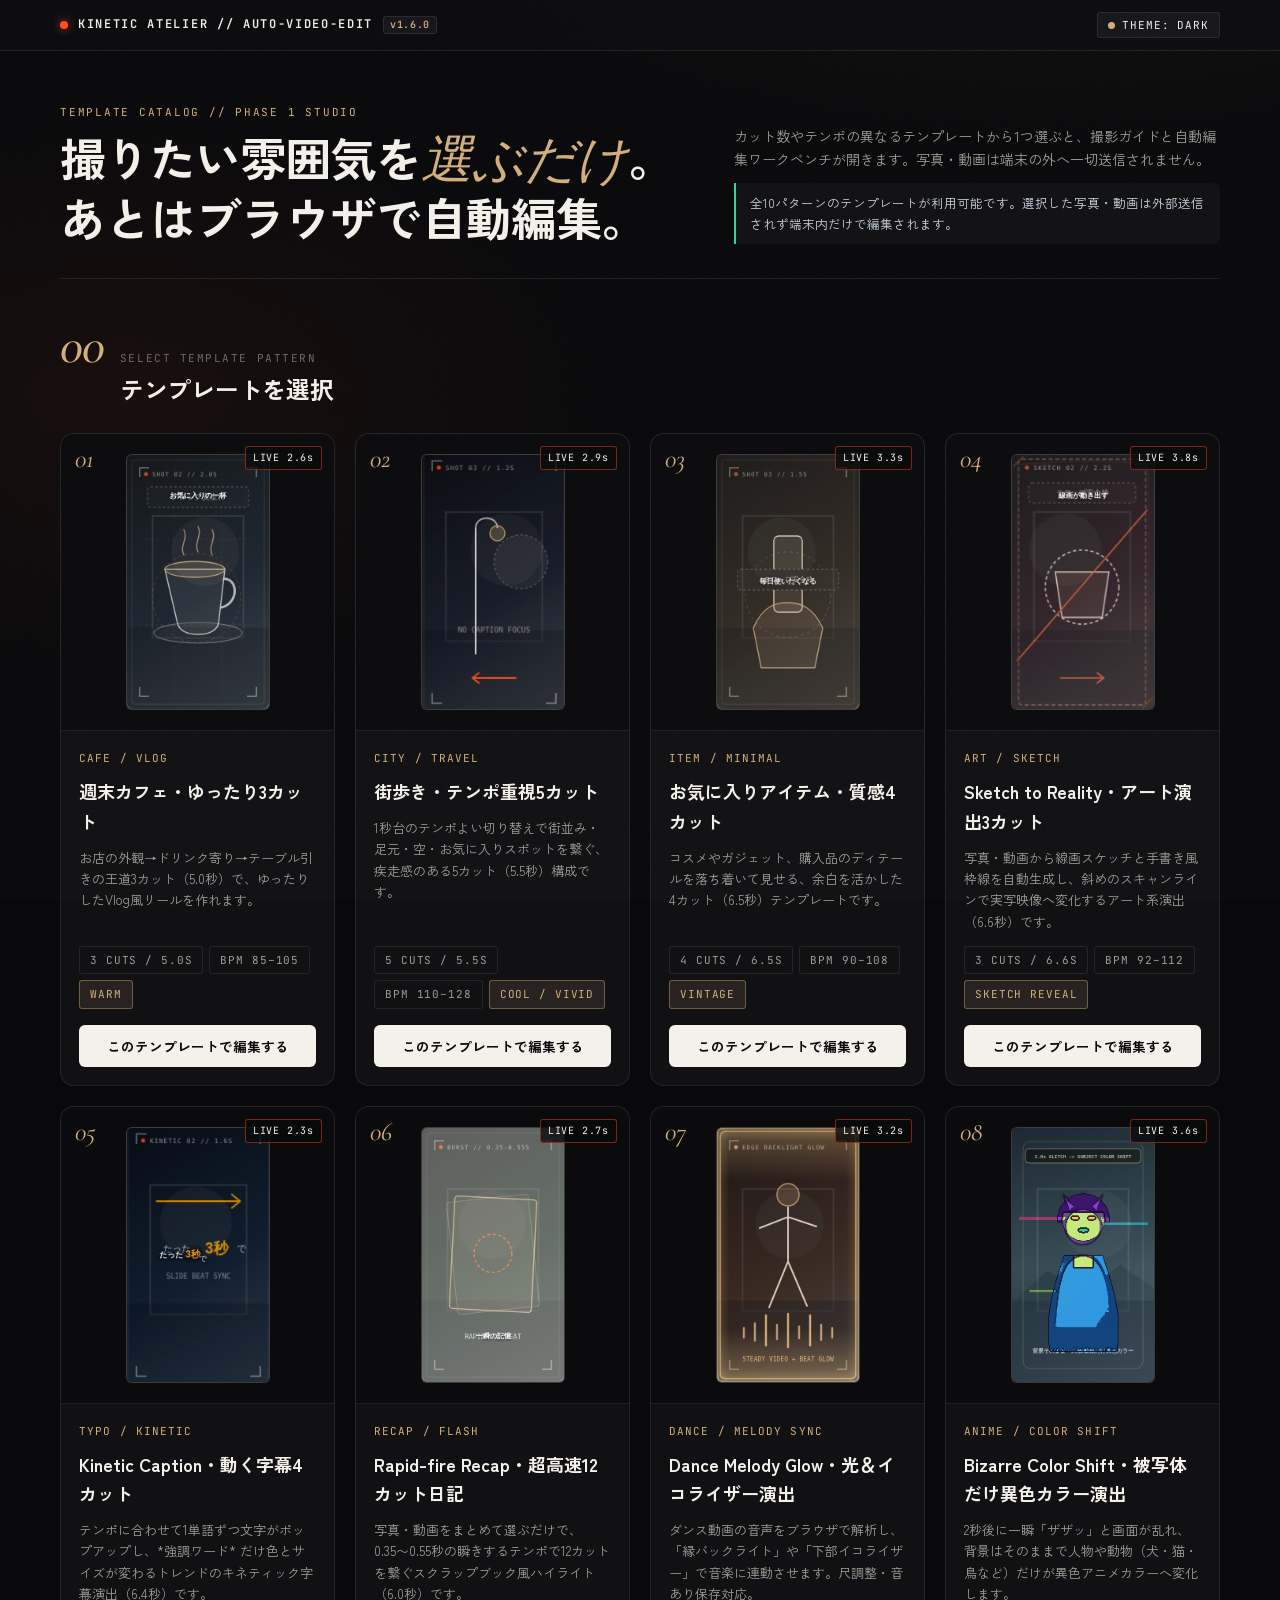
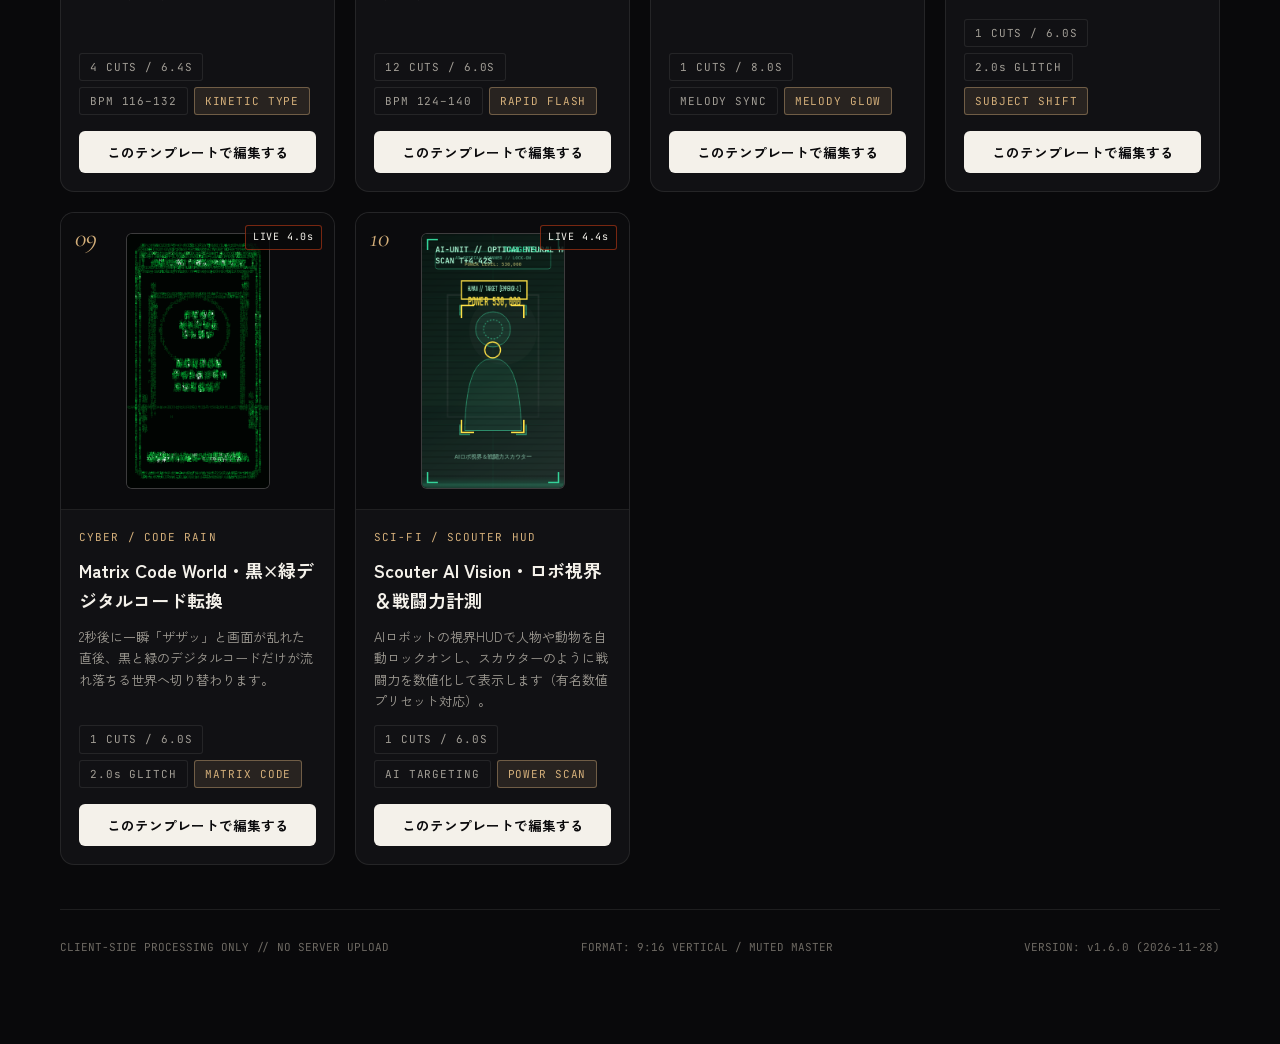
<file: index.html>
<!DOCTYPE html>
<html lang="ja">
<head>
  <meta charset="UTF-8" />
  <meta name="viewport" content="width=device-width, initial-scale=1.0" />
  <meta http-equiv="refresh" content="0; url=./apps/user-editor/" />
  <title>KINETIC ATELIER｜Auto-video-edit</title>
  <style>
    body {
      margin: 0;
      min-height: 100vh;
      display: grid;
      place-items: center;
      background: #09090b;
      color: #f4f1ea;
      font-family: -apple-system, BlinkMacSystemFont, "Hiragino Sans", "Noto Sans JP", sans-serif;
    }
    a {
      color: #d4af7a;
    }
  </style>
  <script>
    window.location.replace('./apps/user-editor/' + window.location.hash);
  </script>
</head>
<body>
  <p><a href="./apps/user-editor/">KINETIC ATELIER を開く</a></p>
</body>
</html>
</file>
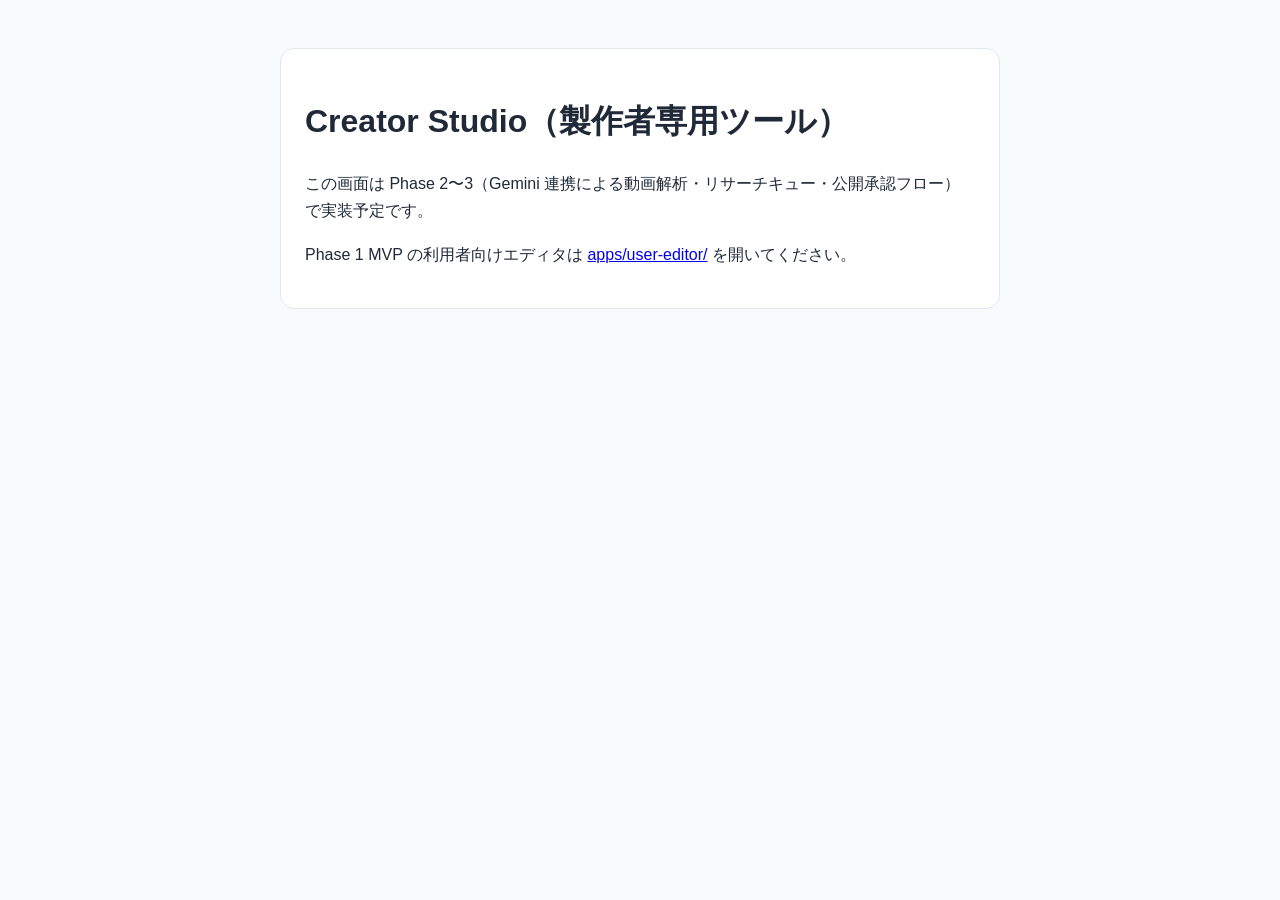
<file: apps/creator-studio/index.html>
<!DOCTYPE html>
<html lang="ja">
<head>
  <meta charset="UTF-8" />
  <meta name="viewport" content="width=device-width, initial-scale=1.0" />
  <title>Creator Studio（準備中） | Auto-video-edit</title>
  <style>
    body {
      font-family: -apple-system, BlinkMacSystemFont, "Hiragino Sans", "Noto Sans JP", sans-serif;
      max-width: 720px;
      margin: 48px auto;
      padding: 0 20px;
      line-height: 1.7;
      color: #1f2937;
      background: #f8fafc;
    }
    .card {
      background: #fff;
      border: 1px solid #e2e8f0;
      border-radius: 14px;
      padding: 24px;
    }
    code {
      background: #f1f5f9;
      padding: 2px 6px;
      border-radius: 6px;
    }
  </style>
</head>
<body>
  <div class="card">
    <h1>Creator Studio（製作者専用ツール）</h1>
    <p>この画面は Phase 2〜3（Gemini 連携による動画解析・リサーチキュー・公開承認フロー）で実装予定です。</p>
    <p>Phase 1 MVP の利用者向けエディタは <a href="../user-editor/">apps/user-editor/</a> を開いてください。</p>
  </div>
</body>
</html>
</file>
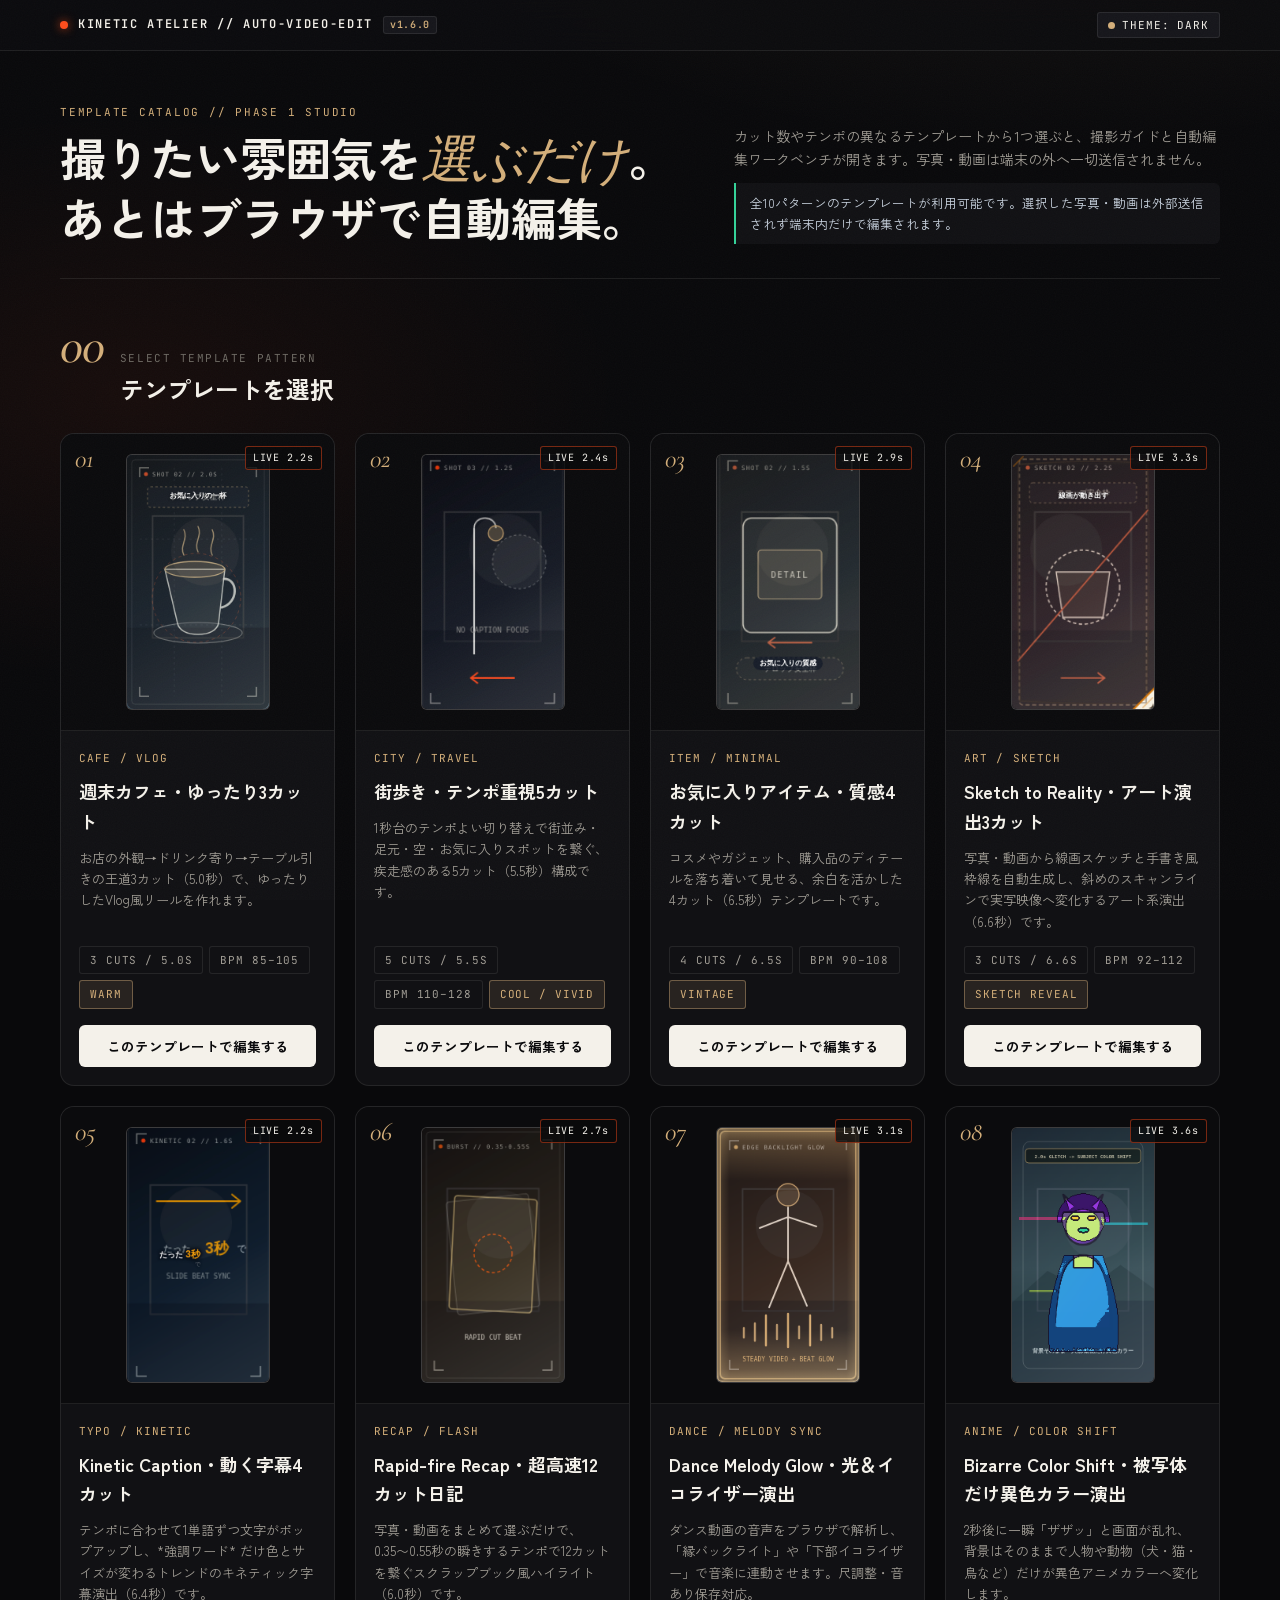
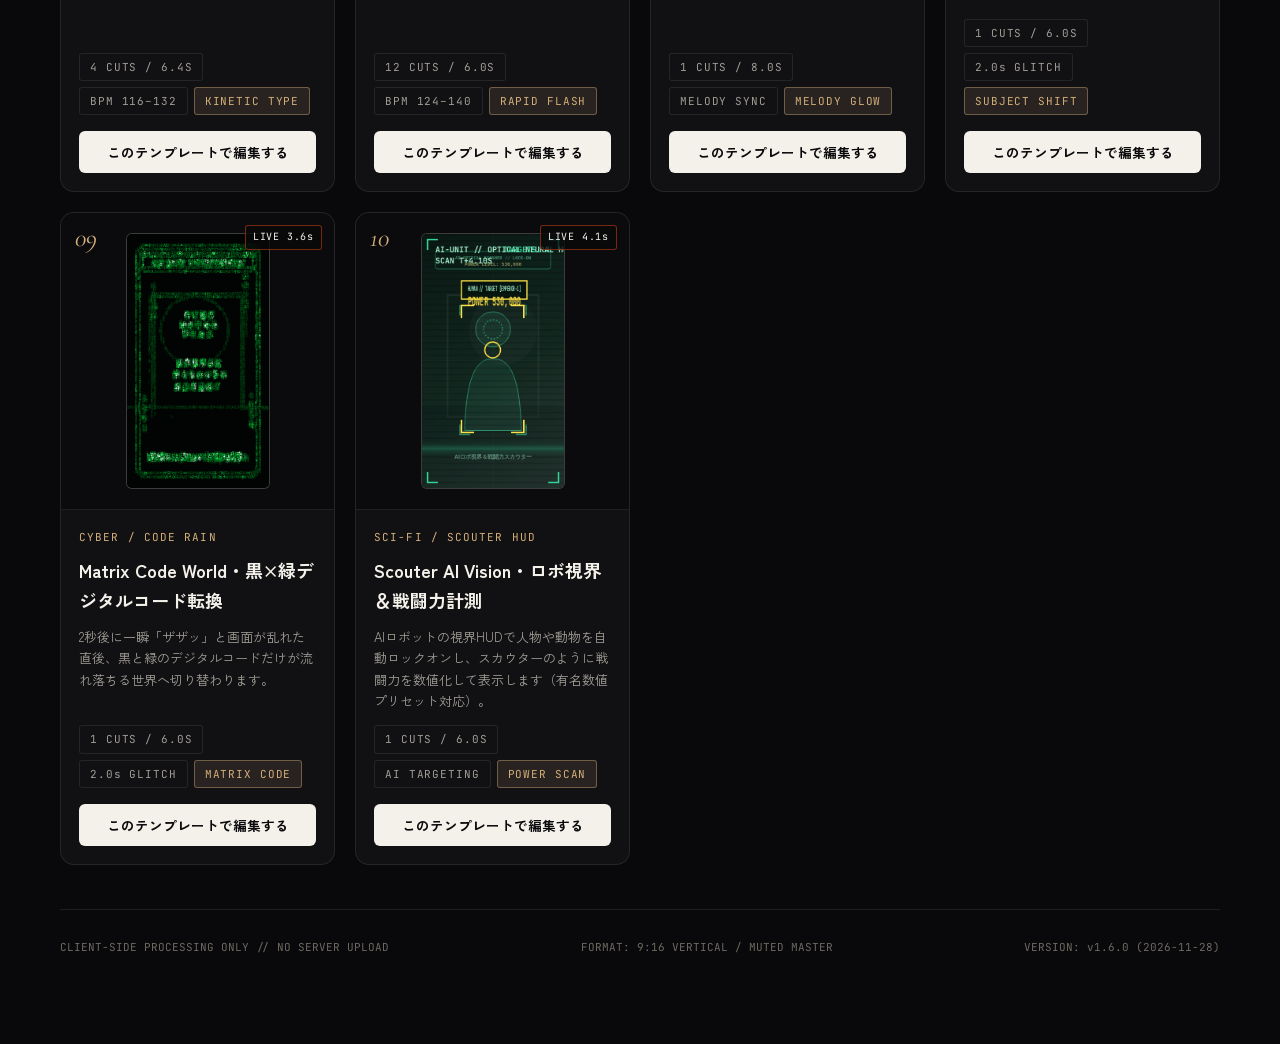
<file: apps/user-editor/index.html>
<!DOCTYPE html>
<html lang="ja">
<head>
  <meta charset="UTF-8" />
  <meta name="viewport" content="width=device-width, initial-scale=1.0" />
  <title>KINETIC ATELIER｜ローカル自動編集スタジオ</title>
  <script>
    try {
      if (localStorage.getItem('kinetic-atelier-theme') === 'light') {
        document.documentElement.dataset.theme = 'light';
      }
    } catch {}
  </script>
  <link rel="preconnect" href="https://fonts.googleapis.com" />
  <link rel="preconnect" href="https://fonts.gstatic.com" crossorigin />
  <link
    href="https://fonts.googleapis.com/css2?family=Cormorant+Garamond:ital,wght@0,500;0,600;1,500&family=Inter:wght@400;500;600;700&family=JetBrains+Mono:wght@400;600&family=Zen+Kaku+Gothic+New:wght@400;500;700&display=swap"
    rel="stylesheet"
  />
  <link rel="stylesheet" href="./design-system.css?v=1.6.0" />
  <link rel="stylesheet" href="./styles.css?v=1.6.0" />
</head>
<body>
  <div class="film-grain" aria-hidden="true"></div>

  <nav class="studio-nav" aria-label="スタジオナビゲーション">
    <div class="nav-inner">
      <a href="#gallery" id="brand-home-link" class="brand-mark">
        <span class="rec-dot" aria-hidden="true"></span>
        <span class="brand-text">KINETIC ATELIER // AUTO-VIDEO-EDIT</span>
        <span id="app-version-badge" class="version-badge" title="公開バージョン">v1.6.0</span>
      </a>
      <div id="nav-steps" class="nav-steps hidden">
        <a href="#step-guide" class="nav-link"><span>01</span>構成ガイド</a>
        <a href="#step-media" class="nav-link"><span>02</span>素材＆トリミング</a>
        <a href="#step-preview" class="nav-link"><span>03</span>モニター確認</a>
        <a href="#step-export" class="nav-link"><span>04</span>書き出し</a>
      </div>
      <div class="nav-actions">
        <button type="button" id="nav-gallery-btn" class="nav-pill-btn hidden">
          テンプレート一覧
        </button>
        <button
          type="button"
          id="theme-toggle-btn"
          class="theme-toggle-btn"
          aria-label="カラーテーマを切り替え"
          aria-pressed="false"
        >
          <span class="theme-toggle-dot" aria-hidden="true"></span>
          <span id="theme-toggle-label">THEME: DARK</span>
        </button>
        <div id="ready-counter" class="ready-counter hidden">0 / 3 CUTS READY</div>
      </div>
    </div>
  </nav>

  <div id="top" class="studio-shell">
    <!-- 画面1：テンプレートギャラリー（パターン選択） -->
    <section id="view-gallery" class="view-panel">
      <header class="hero-masthead">
        <div>
          <p class="hero-eyebrow">TEMPLATE CATALOG // PHASE 1 STUDIO</p>
          <h1 class="hero-title">撮りたい雰囲気を<em>選ぶだけ</em>。<br />あとはブラウザで自動編集。</h1>
        </div>
        <div class="hero-right">
          <p class="hero-lead">
            カット数やテンポの異なるテンプレートから1つ選ぶと、撮影ガイドと自動編集ワークベンチが開きます。写真・動画は端末の外へ一切送信されません。
          </p>
          <div id="gallery-banner" class="app-banner is-info">公開テンプレート一覧を読み込んでいます...</div>
        </div>
      </header>

      <div class="section-block">
        <div class="section-header">
          <span class="section-num">00</span>
          <div>
            <p class="section-kicker">SELECT TEMPLATE PATTERN</p>
            <h2 class="section-title">テンプレートを選択</h2>
          </div>
        </div>
        <div id="gallery-container"></div>
      </div>
    </section>

    <!-- 画面2：選択したテンプレートの編集スタジオ -->
    <div id="view-editor" class="view-panel hidden">
      <div class="editor-subbar">
        <button type="button" id="back-to-gallery-btn" class="btn btn-secondary">
          ← テンプレート一覧へ戻る
        </button>
        <label class="quick-switcher">
          <span>PATTERN SWITCH</span>
          <select id="quick-template-select" aria-label="テンプレートを直接切り替え"></select>
        </label>
      </div>

      <div id="app-banner" class="app-banner is-info">テンプレートを読み込んでいます...</div>

      <main>
        <section id="step-guide" class="section-block">
          <div class="section-header">
            <span class="section-num">01</span>
            <div>
              <p class="section-kicker">SHOT DIRECTION &amp; SOUND NOTES</p>
              <h2 class="section-title">お手本構成とおすすめ音源の目安</h2>
            </div>
          </div>
          <div id="guide-container"></div>
        </section>

        <div class="workbench-grid">
          <div class="workbench-left">
            <section id="step-media">
              <div class="section-header">
                <span class="section-num">02</span>
                <div>
                  <p class="section-kicker">MEDIA INGEST &amp; FILMSTRIP TRIM</p>
                  <h2 class="section-title">素材を選んで使いたい秒数枠を合わせる</h2>
                </div>
              </div>
              <div id="trimmer-container"></div>
            </section>

            <section id="step-captions">
              <div class="section-header">
                <span class="section-num">03</span>
                <div>
                  <p class="section-kicker">TYPOGRAPHY CONSOLE</p>
                  <h2 class="section-title">テロップ文言を微調整する</h2>
                </div>
              </div>
              <div id="captions-container"></div>
            </section>
          </div>

          <aside id="step-preview" class="workbench-right" aria-label="9:16 プレビューモニター">
            <div id="preview-container"></div>
          </aside>
        </div>

        <section id="step-export" class="section-block">
          <div class="section-header">
            <span class="section-num">04</span>
            <div>
              <p class="section-kicker">MASTERING &amp; LOCAL RENDER</p>
              <h2 class="section-title">無音動画を書き出してInstagramへ</h2>
            </div>
          </div>
          <div id="exporter-container"></div>
        </section>
      </main>
    </div>

    <footer class="studio-footer">
      <span>CLIENT-SIDE PROCESSING ONLY // NO SERVER UPLOAD</span>
      <span>FORMAT: 9:16 VERTICAL / MUTED MASTER</span>
      <span id="app-footer-version">VERSION: v1.6.0 (2026-11-28)</span>
    </footer>
  </div>

  <script type="module" src="./src/main.js?v=1.6.0"></script>
</body>
</html>
</file>
<file: apps/user-editor/design-system.css>
:root {
  /* === Surfaces (Obsidian Studio Matte) === */
  --bg-canvas: #09090b;
  --bg-elevated: #111114;
  --bg-panel: #16161b;
  --bg-panel-hover: #1d1d24;
  --bg-glass: rgba(13, 13, 16, 0.8);

  /* === Hairlines === */
  --line-subtle: rgba(244, 241, 234, 0.09);
  --line-strong: rgba(244, 241, 234, 0.22);
  --line-accent: rgba(212, 175, 122, 0.42);

  /* === Ink === */
  --ink-primary: #f4f1ea;
  --ink-secondary: #a19d95;
  --ink-muted: #6e6a63;

  /* === Signal Accents === */
  --accent-signal: #ff4d1c;
  --accent-signal-hover: #ff6438;
  --accent-signal-soft: rgba(255, 77, 28, 0.14);
  --accent-champagne: #d4af7a;
  --accent-champagne-soft: rgba(212, 175, 122, 0.12);

  /* === Semantic === */
  --sem-ok: #34d399;
  --sem-ok-soft: rgba(52, 211, 153, 0.12);
  --notice-ok-ink: #a7f3d0;
  --sem-tip: #f59e0b;
  --sem-tip-soft: rgba(245, 158, 11, 0.12);
  --notice-tip-ink: #fde68a;
  --sem-err: #fb7185;
  --sem-err-soft: rgba(251, 113, 133, 0.12);
  --notice-err-ink: #fecdd3;
  --banner-info-ink: #cbd5e1;

  /* === Interactive Controls === */
  --btn-primary-bg: #f4f1ea;
  --btn-primary-ink: #09090b;
  --bg-glow-1: rgba(212, 175, 122, 0.08);
  --bg-glow-2: rgba(255, 77, 28, 0.06);

  /* === Typography === */
  --font-display: "Cormorant Garamond", "Times New Roman", serif;
  --font-sans: "Zen Kaku Gothic New", "Inter", -apple-system, BlinkMacSystemFont, "Hiragino Sans", "Noto Sans JP", sans-serif;
  --font-mono: "JetBrains Mono", ui-monospace, SFMono-Regular, Menlo, Consolas, monospace;

  /* === Radii (Sharp Editorial Hierarchy) === */
  --radius-xs: 3px;
  --radius-sm: 6px;
  --radius-md: 10px;
  --radius-lg: 14px;
  --radius-pill: 999px;

  /* === Motion === */
  --ease-out-expo: cubic-bezier(0.16, 1, 0.3, 1);
  --dur-fast: 180ms;
  --dur-med: 380ms;
  --dur-slow: 640ms;
}

:root[data-theme="light"] {
  color-scheme: light;

  /* === Surfaces (Warm Editorial Paper) === */
  --bg-canvas: #f4efe6;
  --bg-elevated: #fbf8f3;
  --bg-panel: #efe9de;
  --bg-panel-hover: #e6ddd0;
  --bg-glass: rgba(244, 239, 230, 0.86);

  /* === Hairlines === */
  --line-subtle: rgba(24, 21, 18, 0.11);
  --line-strong: rgba(24, 21, 18, 0.26);
  --line-accent: rgba(154, 107, 47, 0.45);

  /* === Ink === */
  --ink-primary: #181512;
  --ink-secondary: #585147;
  --ink-muted: #847b6f;

  /* === Signal Accents === */
  --accent-signal: #d93814;
  --accent-signal-hover: #bc2d0d;
  --accent-signal-soft: rgba(217, 56, 20, 0.12);
  --accent-champagne: #9a6b2f;
  --accent-champagne-soft: rgba(154, 107, 47, 0.12);

  /* === Semantic === */
  --sem-ok: #059669;
  --sem-ok-soft: rgba(5, 150, 105, 0.1);
  --notice-ok-ink: #065f46;
  --sem-tip: #b45309;
  --sem-tip-soft: rgba(180, 83, 9, 0.11);
  --notice-tip-ink: #92400e;
  --sem-err: #be123c;
  --sem-err-soft: rgba(190, 18, 60, 0.1);
  --notice-err-ink: #9f1239;
  --banner-info-ink: #1e293b;

  /* === Interactive Controls === */
  --btn-primary-bg: #181512;
  --btn-primary-ink: #fbf8f3;
  --bg-glow-1: rgba(154, 107, 47, 0.08);
  --bg-glow-2: rgba(217, 56, 20, 0.05);
}

*,
*::before,
*::after {
  box-sizing: border-box;
}

html {
  scroll-behavior: smooth;
  background: var(--bg-canvas);
  color: var(--ink-primary);
  color-scheme: dark;
}

body {
  margin: 0;
  font-family: var(--font-sans);
  background:
    radial-gradient(1200px 600px at 82% -8%, var(--bg-glow-1), transparent 60%),
    radial-gradient(900px 520px at 10% 15%, var(--bg-glow-2), transparent 55%),
    var(--bg-canvas);
  color: var(--ink-primary);
  line-height: 1.65;
  -webkit-font-smoothing: antialiased;
  overflow-x: hidden;
  transition:
    background-color 260ms var(--ease-out-expo),
    color 260ms var(--ease-out-expo);
}

/* 静止SVGノイズによる微細なフィルムグレイン質感（iOS Safariでも再描画負荷ゼロ） */
.film-grain {
  position: fixed;
  inset: 0;
  pointer-events: none;
  z-index: 90;
  opacity: 0.028;
  background-image: url("data:image/svg+xml,%3Csvg xmlns='http://www.w3.org/2000/svg' width='160' height='160'%3E%3Cfilter id='n'%3E%3CfeTurbulence type='fractalNoise' baseFrequency='0.85' numOctaves='2' stitchTiles='stitch'/%3E%3C/filter%3E%3Crect width='160' height='160' filter='url(%23n)' opacity='1'/%3E%3C/svg%3E");
}

:focus-visible {
  outline: 2px solid var(--accent-champagne);
  outline-offset: 2px;
}

::selection {
  background: var(--accent-signal);
  color: #ffffff;
}
</file>
<file: apps/user-editor/styles.css>
/* ==========================================================================
   KINETIC ATELIER — Editorial Studio Stylesheet
   ========================================================================== */

.studio-shell {
  max-width: 1200px;
  margin: 0 auto;
  padding: 0 20px 88px;
}

/* === Sticky Studio Masthead === */
.studio-nav {
  position: sticky;
  top: 0;
  z-index: 40;
  background: var(--bg-glass);
  backdrop-filter: blur(14px);
  -webkit-backdrop-filter: blur(14px);
  border-bottom: 1px solid var(--line-subtle);
}

.nav-inner {
  max-width: 1200px;
  margin: 0 auto;
  padding: 12px 20px;
  display: flex;
  align-items: center;
  justify-content: space-between;
  gap: 16px;
}

.brand-mark {
  display: flex;
  align-items: center;
  gap: 10px;
  text-decoration: none;
  color: var(--ink-primary);
}

.rec-dot {
  width: 8px;
  height: 8px;
  border-radius: 50%;
  background: var(--accent-signal);
  box-shadow: 0 0 10px rgba(255, 77, 28, 0.7);
  animation: recPulse 2.4s ease-in-out infinite;
}

@keyframes recPulse {
  0%, 100% { opacity: 1; transform: scale(1); }
  50% { opacity: 0.45; transform: scale(0.85); }
}

.brand-text {
  font-family: var(--font-mono);
  font-size: 12px;
  font-weight: 600;
  letter-spacing: 0.14em;
  text-transform: uppercase;
}

.version-badge {
  font-family: var(--font-mono);
  font-size: 10px;
  font-weight: 600;
  letter-spacing: 0.06em;
  color: var(--accent-champagne);
  background: var(--bg-panel);
  border: 1px solid var(--line-subtle);
  border-radius: var(--radius-xs);
  padding: 2px 6px;
  line-height: 1.2;
  white-space: nowrap;
}

.nav-steps {
  display: none;
  align-items: center;
  gap: 20px;
}

@media (min-width: 840px) {
  .nav-steps {
    display: flex;
  }
}

.nav-link {
  text-decoration: none;
  color: var(--ink-secondary);
  font-size: 12px;
  font-weight: 500;
  letter-spacing: 0.04em;
  display: inline-flex;
  align-items: center;
  gap: 6px;
  transition: color var(--dur-fast) var(--ease-out-expo);
}

.nav-link span {
  font-family: var(--font-mono);
  font-size: 11px;
  color: var(--accent-champagne);
}

.nav-link:hover {
  color: var(--ink-primary);
}

.ready-counter {
  font-family: var(--font-mono);
  font-size: 11px;
  letter-spacing: 0.08em;
  color: var(--ink-secondary);
  border: 1px solid var(--line-subtle);
  background: var(--bg-elevated);
  padding: 5px 10px;
  border-radius: var(--radius-xs);
  white-space: nowrap;
}

.ready-counter.is-complete {
  color: var(--sem-ok);
  border-color: rgba(52, 211, 153, 0.35);
  background: var(--sem-ok-soft);
}

.nav-actions {
  display: flex;
  align-items: center;
  gap: 8px;
}

.theme-toggle-btn {
  display: inline-flex;
  align-items: center;
  gap: 7px;
  font-family: var(--font-mono);
  font-size: 11px;
  letter-spacing: 0.08em;
  color: var(--ink-primary);
  background: var(--bg-panel);
  border: 1px solid var(--line-subtle);
  border-radius: var(--radius-xs);
  padding: 5px 10px;
  cursor: pointer;
  white-space: nowrap;
  transition:
    border-color var(--dur-fast) var(--ease-out-expo),
    background var(--dur-fast) var(--ease-out-expo),
    transform var(--dur-fast) var(--ease-out-expo);
}

.theme-toggle-btn:hover {
  border-color: var(--accent-champagne);
  background: var(--bg-panel-hover);
}

.theme-toggle-dot {
  width: 7px;
  height: 7px;
  border-radius: 50%;
  background: var(--accent-champagne);
}

.nav-pill-btn {
  font-family: var(--font-sans);
  font-size: 12px;
  font-weight: 600;
  color: var(--ink-primary);
  background: var(--bg-panel);
  border: 1px solid var(--line-subtle);
  border-radius: var(--radius-xs);
  padding: 5px 11px;
  cursor: pointer;
  white-space: nowrap;
  transition:
    border-color var(--dur-fast) var(--ease-out-expo),
    background var(--dur-fast) var(--ease-out-expo);
}

.nav-pill-btn:hover {
  border-color: var(--accent-champagne);
  background: var(--bg-panel-hover);
}

/* === Multi-Screen Gallery & Editor Utility Bar === */
.view-panel {
  animation: panelFade var(--dur-med) var(--ease-out-expo);
}

@keyframes panelFade {
  from {
    opacity: 0;
    transform: translateY(6px);
  }
  to {
    opacity: 1;
    transform: translateY(0);
  }
}

.gallery-grid {
  display: grid;
  gap: 20px;
}

@media (min-width: 680px) {
  .gallery-grid {
    grid-template-columns: repeat(auto-fit, minmax(260px, 1fr));
  }
}

.gallery-card {
  background: var(--bg-elevated);
  border: 1px solid var(--line-subtle);
  border-radius: var(--radius-lg);
  overflow: hidden;
  display: flex;
  flex-direction: column;
  transition:
    border-color var(--dur-med) var(--ease-out-expo),
    transform var(--dur-med) var(--ease-out-expo);
}

.gallery-card:hover {
  border-color: var(--line-strong);
  transform: translateY(-2px);
}

.gallery-card.is-active {
  border-color: var(--accent-champagne);
}

.gallery-cover {
  position: relative;
  background: #0b0b0d;
  border-bottom: 1px solid var(--line-subtle);
  padding: 20px 16px;
  display: flex;
  justify-content: center;
  align-items: center;
}

.gallery-cover-img {
  width: 132px;
  height: auto;
  display: block;
}

.gallery-preview-canvas {
  width: 144px;
  aspect-ratio: 9 / 16;
  border-radius: var(--radius-sm);
  border: 1px solid var(--line-strong);
  background: #09090b;
  display: block;
  cursor: pointer;
}

.gallery-live-badge {
  position: absolute;
  top: 12px;
  right: 12px;
  font-family: var(--font-mono);
  font-size: 10px;
  letter-spacing: 0.08em;
  padding: 3px 7px;
  border-radius: var(--radius-xs);
  background: rgba(9, 9, 11, 0.78);
  color: #f4f1ea;
  border: 1px solid rgba(255, 77, 28, 0.45);
}

.gallery-live-badge.is-paused {
  border-color: rgba(244, 241, 234, 0.28);
  color: #a19d95;
}

.gallery-index {
  position: absolute;
  top: 12px;
  left: 14px;
  font-family: var(--font-display);
  font-style: italic;
  font-size: 26px;
  line-height: 1;
  color: #d4af7a;
}

.gallery-card-body {
  padding: 18px;
  display: flex;
  flex-direction: column;
  gap: 10px;
  flex: 1;
}

.gallery-meta-row {
  display: flex;
  justify-content: space-between;
  align-items: center;
  gap: 8px;
}

.gallery-category {
  font-family: var(--font-mono);
  font-size: 11px;
  letter-spacing: 0.1em;
  color: var(--accent-champagne);
}

.gallery-active-tag {
  font-family: var(--font-mono);
  font-size: 10px;
  letter-spacing: 0.08em;
  padding: 2px 7px;
  border-radius: var(--radius-xs);
  background: var(--sem-ok-soft);
  color: var(--sem-ok);
  border: 1px solid rgba(52, 211, 153, 0.35);
}

.gallery-title {
  margin: 0;
  font-size: 18px;
  font-weight: 700;
}

.gallery-summary {
  margin: 0;
  font-size: 13px;
  color: var(--ink-secondary);
  flex: 1;
}

.gallery-specs {
  display: flex;
  flex-wrap: wrap;
  gap: 6px;
  margin-top: 4px;
}

.gallery-select-btn {
  width: 100%;
  margin-top: 6px;
}

.editor-subbar {
  display: flex;
  flex-wrap: wrap;
  justify-content: space-between;
  align-items: center;
  gap: 12px;
  padding: 22px 0 14px;
}

.quick-switcher {
  display: inline-flex;
  align-items: center;
  gap: 10px;
  font-family: var(--font-mono);
  font-size: 11px;
  letter-spacing: 0.08em;
  color: var(--ink-secondary);
}

.quick-switcher select {
  padding: 8px 12px;
  background: var(--bg-elevated);
  color: var(--ink-primary);
  border: 1px solid var(--line-strong);
  border-radius: var(--radius-sm);
  font-family: var(--font-sans);
  font-size: 13px;
  cursor: pointer;
}

/* === Hero Masthead === */
.hero-masthead {
  padding: 40px 0 28px;
  border-bottom: 1px solid var(--line-subtle);
  display: grid;
  gap: 18px;
}

@media (min-width: 880px) {
  .hero-masthead {
    grid-template-columns: 1.35fr 1fr;
    align-items: end;
    padding: 52px 0 34px;
  }
}

.hero-eyebrow {
  margin: 0 0 10px;
  font-family: var(--font-mono);
  font-size: 11px;
  letter-spacing: 0.16em;
  color: var(--accent-champagne);
  text-transform: uppercase;
}

.hero-title {
  margin: 0;
  font-size: clamp(28px, 4.4vw, 46px);
  font-weight: 700;
  line-height: 1.16;
  letter-spacing: -0.02em;
}

.hero-title em {
  font-family: var(--font-display);
  font-style: italic;
  font-weight: 500;
  color: var(--accent-champagne);
  font-size: 1.12em;
}

.hero-right {
  display: flex;
  flex-direction: column;
  gap: 12px;
}

.hero-lead {
  margin: 0;
  font-size: 14px;
  color: var(--ink-secondary);
}

.app-banner {
  padding: 10px 14px;
  font-size: 12.5px;
  border-left: 2px solid var(--line-strong);
  background: var(--bg-elevated);
  color: var(--ink-secondary);
  border-radius: 0 var(--radius-sm) var(--radius-sm) 0;
}

.app-banner.is-info {
  border-left-color: var(--sem-ok);
  color: var(--banner-info-ink);
}

.app-banner.is-error {
  border-left-color: var(--sem-err);
  background: var(--sem-err-soft);
  color: var(--notice-err-ink);
}

/* === Section Architecture === */
.section-block {
  padding: 44px 0;
  border-bottom: 1px solid var(--line-subtle);
}

.section-header {
  display: flex;
  align-items: baseline;
  gap: 16px;
  margin-bottom: 24px;
}

.section-num {
  font-family: var(--font-display);
  font-size: clamp(36px, 5vw, 52px);
  font-weight: 500;
  font-style: italic;
  line-height: 0.9;
  color: var(--accent-champagne);
  letter-spacing: -0.02em;
}

.section-kicker {
  margin: 0 0 2px;
  font-family: var(--font-mono);
  font-size: 11px;
  letter-spacing: 0.14em;
  color: var(--ink-muted);
  text-transform: uppercase;
}

.section-title {
  margin: 0;
  font-size: clamp(19px, 2.4vw, 24px);
  font-weight: 700;
  letter-spacing: -0.01em;
}

/* === STEP 01: Editorial Template Showcase === */
.template-hero {
  display: grid;
  gap: 20px;
  margin-bottom: 28px;
}

@media (min-width: 880px) {
  .template-hero {
    grid-template-columns: 1.25fr 1fr;
    gap: 28px;
  }
}

.template-meta-strip {
  display: flex;
  flex-wrap: wrap;
  gap: 8px;
  margin-bottom: 12px;
}

.spec-tag {
  font-family: var(--font-mono);
  font-size: 11px;
  letter-spacing: 0.08em;
  padding: 4px 10px;
  border: 1px solid var(--line-subtle);
  background: var(--bg-elevated);
  color: var(--ink-secondary);
  border-radius: var(--radius-xs);
}

.spec-tag.is-accent {
  border-color: var(--line-accent);
  background: var(--accent-champagne-soft);
  color: var(--accent-champagne);
}

.template-title {
  margin: 0 0 8px;
  font-size: 22px;
  font-weight: 700;
}

.template-desc {
  margin: 0;
  color: var(--ink-secondary);
  font-size: 14px;
}

.audio-liner-notes {
  background: var(--bg-elevated);
  border: 1px solid var(--line-subtle);
  border-radius: var(--radius-md);
  padding: 18px;
  display: flex;
  flex-direction: column;
  gap: 10px;
}

.liner-header {
  display: flex;
  justify-content: space-between;
  align-items: center;
  gap: 8px;
  border-bottom: 1px solid var(--line-subtle);
  padding-bottom: 8px;
}

.liner-title {
  font-family: var(--font-mono);
  font-size: 11px;
  letter-spacing: 0.12em;
  color: var(--accent-champagne);
  text-transform: uppercase;
}

.liner-bpm {
  font-family: var(--font-mono);
  font-size: 11px;
  color: var(--ink-secondary);
}

.liner-mood {
  margin: 0;
  font-size: 13.5px;
  font-weight: 600;
}

.keyword-chips {
  display: flex;
  flex-wrap: wrap;
  gap: 8px;
}

.keyword-chip {
  font-family: var(--font-mono);
  font-size: 11.5px;
  color: var(--ink-primary);
  background: var(--bg-panel);
  border: 1px solid var(--line-subtle);
  border-radius: var(--radius-xs);
  padding: 5px 10px;
  cursor: pointer;
  transition:
    border-color var(--dur-fast) var(--ease-out-expo),
    background var(--dur-fast) var(--ease-out-expo),
    transform var(--dur-fast) var(--ease-out-expo);
}

.keyword-chip:hover {
  border-color: var(--accent-champagne);
  background: var(--bg-panel-hover);
  transform: translateY(-1px);
}

.keyword-chip.is-copied {
  border-color: var(--sem-ok);
  color: var(--sem-ok);
  background: var(--sem-ok-soft);
}

.audio-note {
  margin: 0;
  font-size: 12.5px;
  color: var(--ink-secondary);
}

/* === Storyboard Grid === */
.storyboard-grid {
  display: grid;
  gap: 16px;
}

@media (min-width: 780px) {
  .storyboard-grid {
    grid-template-columns: repeat(3, 1fr);
  }
}

.shot-card {
  background: var(--bg-elevated);
  border: 1px solid var(--line-subtle);
  border-radius: var(--radius-md);
  padding: 16px;
  display: grid;
  grid-template-columns: 92px 1fr;
  gap: 14px;
  transition: border-color var(--dur-med) var(--ease-out-expo);
}

@media (min-width: 780px) {
  .shot-card {
    grid-template-columns: 1fr;
    gap: 14px;
  }
}

.shot-card:hover {
  border-color: var(--line-strong);
}

.shot-viewfinder {
  display: flex;
  justify-content: center;
  align-items: center;
  background: #0b0b0d;
  border: 1px solid var(--line-subtle);
  border-radius: var(--radius-sm);
  padding: 8px;
}

.shot-thumb {
  width: 100%;
  max-width: 124px;
  height: auto;
  display: block;
}

.shot-top {
  display: flex;
  justify-content: space-between;
  align-items: center;
  margin-bottom: 6px;
}

.shot-num {
  font-family: var(--font-mono);
  font-size: 11px;
  color: var(--ink-muted);
  letter-spacing: 0.1em;
}

.shot-duration {
  font-family: var(--font-mono);
  font-size: 12px;
  font-weight: 600;
  color: var(--accent-champagne);
}

.shot-title {
  margin: 0 0 8px;
  font-size: 15px;
  font-weight: 700;
}

.shot-specs {
  margin: 0 0 8px;
  padding: 0;
  list-style: none;
  font-size: 12.5px;
  color: var(--ink-secondary);
  display: grid;
  gap: 3px;
}

.shot-specs strong {
  color: var(--ink-primary);
  font-weight: 600;
}

.shot-tips {
  margin: 0;
  font-size: 12.5px;
  color: var(--ink-secondary);
  border-top: 1px solid var(--line-subtle);
  padding-top: 8px;
}

/* === Studio 2-Pane Workbench === */
.workbench-grid {
  display: grid;
  gap: 36px;
  padding: 44px 0;
  border-bottom: 1px solid var(--line-subtle);
}

@media (min-width: 960px) {
  .workbench-grid {
    grid-template-columns: minmax(0, 1.25fr) 360px;
    gap: 40px;
    align-items: start;
  }
}

.workbench-left {
  display: flex;
  flex-direction: column;
  gap: 44px;
}

.workbench-right {
  position: static;
}

@media (min-width: 960px) {
  .workbench-right {
    position: sticky;
    top: 76px;
  }
}

/* === STEP 02: Cut Rows & Filmstrip Trimmer === */
.batch-ingest-bar {
  background: var(--bg-elevated);
  border: 1px solid var(--line-accent);
  border-radius: var(--radius-md);
  padding: 16px 18px;
  margin-bottom: 16px;
  display: grid;
  gap: 10px;
}

.batch-ingest-row {
  display: flex;
  flex-wrap: wrap;
  justify-content: space-between;
  align-items: center;
  gap: 12px;
}

.batch-ingest-title {
  margin: 0 0 2px;
  font-size: 14.5px;
  font-weight: 700;
  color: var(--accent-champagne);
}

.batch-ingest-desc {
  margin: 0;
  font-size: 12.5px;
  color: var(--ink-secondary);
}

.batch-ingest-status {
  margin: 0;
  padding-top: 8px;
  border-top: 1px solid var(--line-subtle);
  font-family: var(--font-mono);
  font-size: 11.5px;
  color: var(--sem-ok);
}

.cut-editor-list {
  display: grid;
  gap: 14px;
}

.cut-row {
  background: var(--bg-elevated);
  border: 1px solid var(--line-subtle);
  border-radius: var(--radius-md);
  padding: 18px;
  transition: border-color var(--dur-fast) var(--ease-out-expo);
}

.cut-row:hover {
  border-color: var(--line-strong);
}

.cut-row-head {
  display: flex;
  justify-content: space-between;
  align-items: flex-start;
  gap: 12px;
  margin-bottom: 14px;
}

.cut-row-title-wrap {
  display: flex;
  align-items: baseline;
  gap: 10px;
}

.cut-index {
  font-family: var(--font-display);
  font-style: italic;
  font-size: 24px;
  line-height: 1;
  color: var(--accent-champagne);
}

.cut-row-title {
  margin: 0;
  font-size: 16px;
  font-weight: 700;
}

.cut-duration-meta {
  margin: 3px 0 0;
  font-family: var(--font-mono);
  font-size: 11.5px;
  color: var(--ink-secondary);
}

.status-indicator {
  font-family: var(--font-mono);
  font-size: 11px;
  letter-spacing: 0.06em;
  padding: 4px 10px;
  border-radius: var(--radius-xs);
  border: 1px solid var(--line-subtle);
  background: var(--bg-panel);
  color: var(--ink-secondary);
  white-space: nowrap;
}

.status-indicator.is-ready {
  border-color: rgba(52, 211, 153, 0.4);
  background: var(--sem-ok-soft);
  color: var(--sem-ok);
}

.status-indicator.is-loading {
  border-color: var(--line-accent);
  color: var(--accent-champagne);
}

.status-indicator.is-error {
  border-color: rgba(251, 113, 133, 0.45);
  background: var(--sem-err-soft);
  color: var(--sem-err);
}

.upload-trigger {
  display: inline-flex;
  align-items: center;
  gap: 8px;
  padding: 10px 16px;
  border-radius: var(--radius-sm);
  border: 1px solid var(--line-strong);
  background: var(--bg-panel);
  color: var(--ink-primary);
  font-size: 13.5px;
  font-weight: 600;
  cursor: pointer;
  transition:
    background var(--dur-fast) var(--ease-out-expo),
    border-color var(--dur-fast) var(--ease-out-expo),
    transform var(--dur-fast) var(--ease-out-expo);
}

.upload-trigger:hover {
  background: var(--bg-panel-hover);
  border-color: var(--accent-champagne);
  transform: translateY(-1px);
}

.sr-only {
  position: absolute;
  width: 1px;
  height: 1px;
  overflow: hidden;
  clip: rect(0, 0, 0, 0);
}

.feedback-area {
  margin-top: 12px;
  display: grid;
  gap: 6px;
}

.notice {
  margin: 0;
  padding: 9px 12px;
  border-radius: var(--radius-xs);
  font-size: 12.5px;
  border-left: 2px solid transparent;
}

.notice-ok {
  background: var(--sem-ok-soft);
  border-left-color: var(--sem-ok);
  color: var(--notice-ok-ink);
}

.notice-tip {
  background: var(--sem-tip-soft);
  border-left-color: var(--sem-tip);
  color: var(--notice-tip-ink);
}

.notice-error {
  background: var(--sem-err-soft);
  border-left-color: var(--sem-err);
  color: var(--notice-err-ink);
}

/* === Filmstrip Slide Trimmer === */
.trim-box {
  margin-top: 14px;
  padding-top: 14px;
  border-top: 1px solid var(--line-subtle);
  display: grid;
  gap: 10px;
}

.hidden {
  display: none !important;
}

.trim-header {
  display: flex;
  justify-content: space-between;
  align-items: center;
  flex-wrap: wrap;
  gap: 8px;
}

.trim-label {
  font-family: var(--font-mono);
  font-size: 11.5px;
  color: var(--accent-champagne);
}

.trim-note {
  margin: 0;
  font-size: 12.5px;
  color: var(--ink-secondary);
}

.trim-mini-row {
  display: grid;
  grid-template-columns: 88px 1fr;
  gap: 14px;
  align-items: center;
}

.trim-mini-video {
  width: 88px;
  height: 124px;
  object-fit: cover;
  border-radius: var(--radius-xs);
  border: 1px solid var(--line-strong);
  background: #000000;
}

.trim-track-wrap {
  display: grid;
  gap: 10px;
}

.trim-track {
  position: relative;
  height: 22px;
  background:
    repeating-linear-gradient(
      90deg,
      rgba(244, 241, 234, 0.06) 0,
      rgba(244, 241, 234, 0.06) 6px,
      transparent 6px,
      transparent 12px
    ),
    var(--bg-panel);
  border: 1px solid var(--line-subtle);
  border-radius: var(--radius-xs);
  overflow: hidden;
}

.trim-window {
  position: absolute;
  top: 0;
  bottom: 0;
  background: rgba(255, 77, 28, 0.28);
  border-left: 2px solid var(--accent-signal);
  border-right: 2px solid var(--accent-signal);
  box-shadow: 0 0 14px rgba(255, 77, 28, 0.35);
}

.trim-slider,
.scrub-range {
  width: 100%;
  accent-color: var(--accent-signal);
  cursor: pointer;
}

/* === STEP 03: Sticky 9:16 Cinema Monitor & Caption Console === */
.monitor-shell {
  background: var(--bg-elevated);
  border: 1px solid var(--line-subtle);
  border-radius: var(--radius-lg);
  padding: 16px;
  display: flex;
  flex-direction: column;
  gap: 14px;
}

.monitor-hud-top {
  display: flex;
  justify-content: space-between;
  align-items: center;
  font-family: var(--font-mono);
  font-size: 11px;
  letter-spacing: 0.1em;
  color: var(--ink-secondary);
}

.monitor-hud-rec {
  display: inline-flex;
  align-items: center;
  gap: 6px;
  color: var(--ink-primary);
}

.monitor-bezel {
  display: flex;
  justify-content: center;
  background: #050507;
  border: 1px solid var(--line-subtle);
  border-radius: var(--radius-md);
  padding: 10px;
}

.preview-canvas {
  width: 100%;
  max-width: 280px;
  aspect-ratio: 9 / 16;
  border-radius: var(--radius-sm);
  background: #09090b;
  display: block;
}

.monitor-controls {
  display: grid;
  grid-template-columns: 1fr auto;
  gap: 8px;
}

.monitor-controls.has-audio {
  grid-template-columns: 1fr auto auto;
}

.beat-controls-grid {
  margin-top: 14px;
  padding-top: 14px;
  border-top: 1px solid var(--line-subtle);
  display: grid;
  gap: 12px;
}

.beat-control-row {
  display: grid;
  gap: 6px;
}

.audio-export-toggle {
  margin-top: 12px;
  display: inline-flex;
  align-items: center;
  gap: 8px;
  font-size: 13.5px;
  font-weight: 600;
  color: var(--ink-primary);
  cursor: pointer;
}

.audio-export-toggle input {
  width: 16px;
  height: 16px;
  accent-color: var(--accent-signal);
}

.timeline-scrub-row {
  display: grid;
  gap: 6px;
}

.scrub-time {
  font-family: var(--font-mono);
  font-size: 11.5px;
  color: var(--ink-secondary);
  display: flex;
  justify-content: space-between;
}

.caption-console {
  background: var(--bg-elevated);
  border: 1px solid var(--line-subtle);
  border-radius: var(--radius-md);
  padding: 18px;
}

.caption-hint {
  margin: 0 0 14px;
  font-size: 13px;
  color: var(--ink-secondary);
}

.caption-inputs {
  display: grid;
  gap: 12px;
}

.caption-field {
  display: grid;
  gap: 6px;
}

.caption-field-head {
  display: flex;
  justify-content: space-between;
  font-size: 12.5px;
  font-weight: 600;
}

.caption-pos-tag {
  font-family: var(--font-mono);
  font-size: 11px;
  color: var(--ink-muted);
}

.caption-field input {
  width: 100%;
  padding: 10px 12px;
  background: var(--bg-panel);
  color: var(--ink-primary);
  border: 1px solid var(--line-subtle);
  border-radius: var(--radius-sm);
  font-family: var(--font-sans);
  font-size: 14px;
  transition: border-color var(--dur-fast) var(--ease-out-expo);
}

.caption-field input:focus {
  outline: none;
  border-color: var(--accent-champagne);
}

.caption-kinetic-note {
  font-family: var(--font-mono);
  font-size: 11px;
  color: var(--accent-champagne);
}

/* === Buttons === */
.btn {
  border: 1px solid transparent;
  border-radius: var(--radius-sm);
  padding: 10px 16px;
  font-family: var(--font-sans);
  font-size: 13.5px;
  font-weight: 700;
  cursor: pointer;
  text-decoration: none;
  display: inline-flex;
  align-items: center;
  justify-content: center;
  gap: 8px;
  transition:
    background var(--dur-fast) var(--ease-out-expo),
    border-color var(--dur-fast) var(--ease-out-expo),
    transform var(--dur-fast) var(--ease-out-expo);
}

.btn:disabled {
  opacity: 0.45;
  cursor: not-allowed;
}

.btn-primary {
  background: var(--btn-primary-bg);
  color: var(--btn-primary-ink);
}

.btn-primary:hover:not(:disabled) {
  opacity: 0.9;
}

.btn-secondary {
  background: var(--bg-panel);
  border-color: var(--line-subtle);
  color: var(--ink-primary);
}

.btn-secondary:hover:not(:disabled) {
  border-color: var(--line-strong);
  background: var(--bg-panel-hover);
}

.btn-accent {
  background: var(--accent-signal);
  color: #ffffff;
  padding: 14px 26px;
  font-size: 15px;
  letter-spacing: 0.02em;
  box-shadow: 0 8px 24px rgba(255, 77, 28, 0.25);
}

.btn-accent:hover:not(:disabled) {
  background: var(--accent-signal-hover);
  transform: translateY(-1px);
}

/* === STEP 04: Mastering & Export Dock === */
.export-dock {
  background: var(--bg-elevated);
  border: 1px solid var(--line-subtle);
  border-radius: var(--radius-lg);
  padding: 24px;
  display: grid;
  gap: 20px;
}

.export-dock-grid {
  display: grid;
  gap: 18px;
}

@media (min-width: 780px) {
  .export-dock-grid {
    grid-template-columns: 1fr auto;
    align-items: center;
  }
}

.quality-label {
  display: block;
  font-family: var(--font-mono);
  font-size: 11px;
  letter-spacing: 0.12em;
  color: var(--ink-secondary);
  margin-bottom: 8px;
  text-transform: uppercase;
}

.quality-select {
  width: 100%;
  max-width: 380px;
  padding: 11px 14px;
  background: var(--bg-panel);
  color: var(--ink-primary);
  border: 1px solid var(--line-strong);
  border-radius: var(--radius-sm);
  font-family: var(--font-sans);
  font-size: 14px;
}

.progress-telemetry {
  display: grid;
  gap: 8px;
  padding-top: 8px;
  border-top: 1px solid var(--line-subtle);
}

.progress-meta {
  display: flex;
  justify-content: space-between;
  font-family: var(--font-mono);
  font-size: 12px;
  color: var(--accent-champagne);
}

.progress-bar-track {
  width: 100%;
  height: 6px;
  background: var(--bg-panel);
  border-radius: var(--radius-pill);
  overflow: hidden;
}

.progress-bar-fill {
  height: 100%;
  width: 0%;
  background: linear-gradient(90deg, var(--accent-champagne), var(--accent-signal));
  transition: width 160ms linear;
}

.export-result {
  display: grid;
  gap: 12px;
  justify-items: start;
  padding-top: 12px;
  border-top: 1px solid var(--line-subtle);
}

.export-result-actions {
  display: flex;
  flex-wrap: wrap;
  gap: 10px;
  align-items: center;
}

.export-next-hint {
  margin: 0;
  font-size: 13px;
  color: var(--ink-secondary);
}

/* === Studio Footer === */
.studio-footer {
  padding-top: 28px;
  display: flex;
  flex-wrap: wrap;
  justify-content: space-between;
  gap: 12px;
  font-family: var(--font-mono);
  font-size: 11px;
  color: var(--ink-muted);
}
</file>
